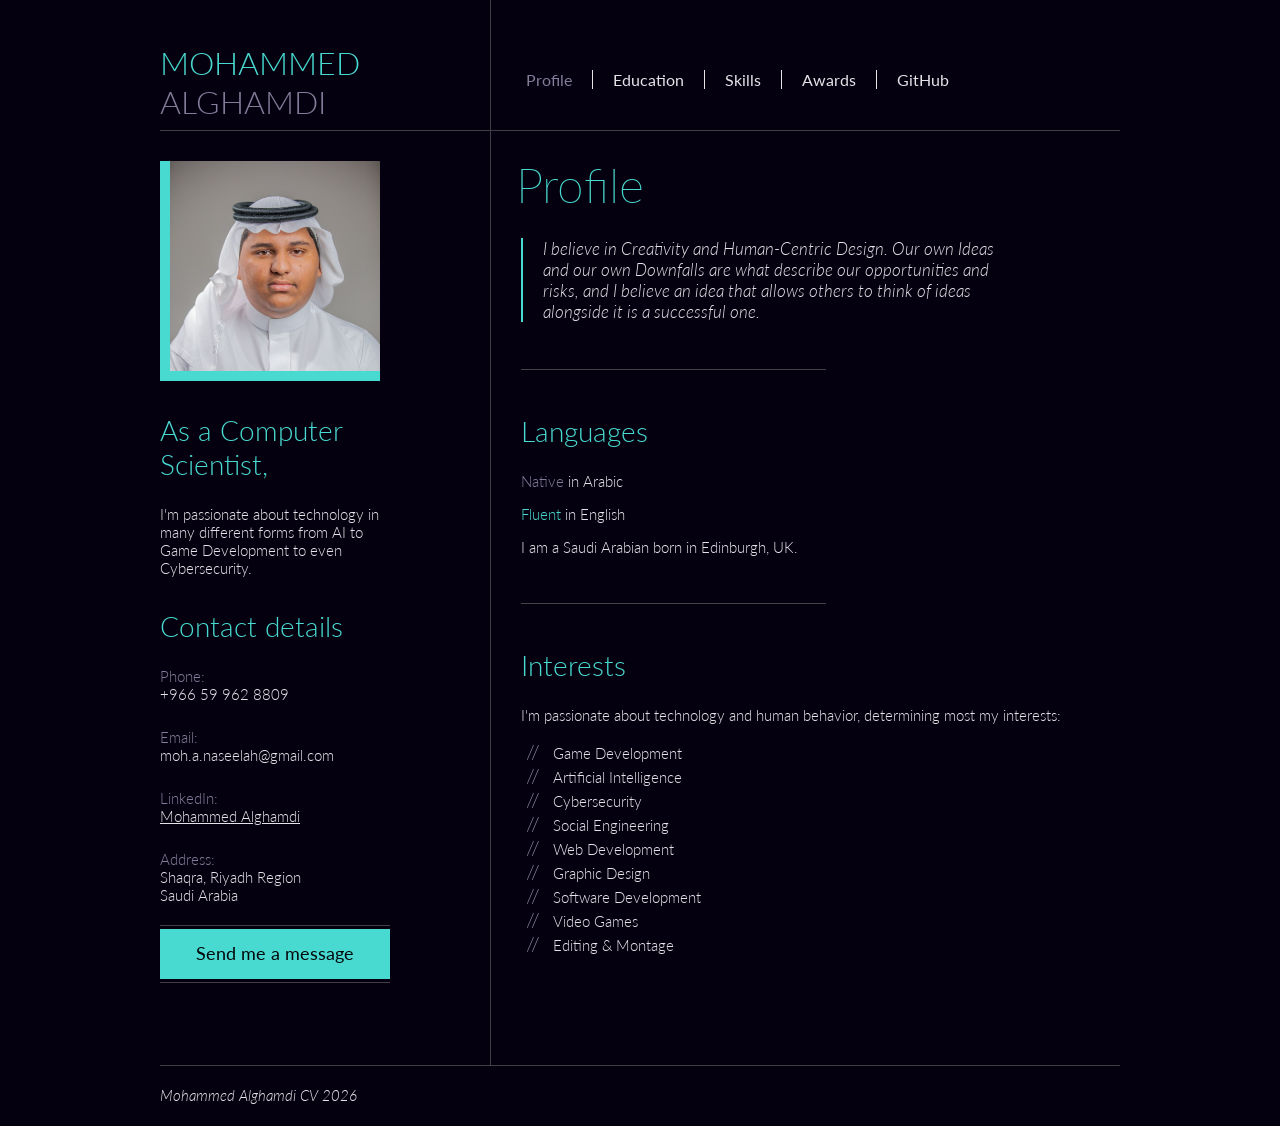
<file: index.html>
<html>
    <head>
      <link href='https://fonts.googleapis.com/css?family=Lato:300,300italic,400,400italic' rel='stylesheet' type='text/css'>
        <link href="style2.css" rel="stylesheet" type="text/css">
    </head>
<body>
<!-- MAIN CONTAINER -->
		<div id="main_container">
      <!-- HEADER -->
      <div id="header">
        <!-- LOGOTYPE/NAME -->
        <div class="header_logotype_container">
          <h1 class="logotype_name">Mohammed <span class="purple">Alghamdi</span></h1>
          <!-- h2 class="logotype_occupation">Programming & AI</h2-->
        </div>
        <!-- MAIN MENU -->
        <div class="header_menu_container">
          <!-- ul class="download_print_buttons horizontal_list">
            <li><a href="#"><span class="icon entypo-download"></span>Download CV</a></li>
            <li><a href="#"><span class="icon entypo-print"></span>Print CV</a></li>
          </ul -->
          <div class="clear"></div>
          <ul class="header_menu horizontal_list">
            <li><a class='purple no-border' style="border-left: none;" href="index.html">Profile</a></li>
            <li><a href="education.html">Education</a></li>
            <li><a href="skill.html">Skills</a></li>
            <li><a href="awards.html">Awards</a></li>
            <li><a href="https://github.com/mohght">GitHub</a></li>
          </ul>
        </div>
      </div>
      <!-- LEFT COL -->
      <div id="left_col">
        <div class="profile_frame">
          <div class="profile_picture"><!-- My Picture is here --></div>
        </div>
        <div class="hello_content">
          <h2>As a Computer Scientist,</h2>
          <p>I'm passionate about technology in many different forms from  AI to Game Development to even Cybersecurity.<p>
        </div>
        <div class="contact_details_content">
          <h2>Contact details</h2>
          <p class="purple">Phone:</p>
          <p>+966 59 962 8809</p>
          <p class="purple">Email:</p>
          <p>moh.a.naseelah@gmail.com</p>
          <p class="purple">LinkedIn:</p>
          <p><a href="https://www.linkedin.com/in/mohammed-alghamdi-34a16b299/">Mohammed Alghamdi</a></p>
          <p class="purple">Address:</p>
          <p>Shaqra, Riyadh Region</p>
          <p>Saudi Arabia</p>
        </div>
        <a href="mailto:moh.a.naseelah@gmail.com" class="send_message_button">
          <span class="cut1"></span>
          <span class="cut2"></span>
          <span class="content">Send me a message <span class="fontawesome-double-angle-right"></span></span>
        </a>
      </div>
      <!-- PROFILE CONTENT -->
      <div id="content_container">				
        <div class="block">
          <h1>Profile</h1>
          <blockquote class="profile_quote">
            <p>I believe in Creativity and Human-Centric Design. Our own Ideas and our own Downfalls are what describe our opportunities and risks, and I believe an idea that allows others to think of ideas alongside it is a successful one.</p>
            <span class="entypo-quote"></span>
          </blockquote>
        </div>
        
        <div class="horizontal_line">
          <div class="line_left"></div>
        </div>
        <div class="block">
            <h2>Languages</h2>
            <p><span class="purple">Native</span> in Arabic<p>
            <p><span class="cyan">Fluent</span> in English<p>	
            <p></p>
            <p>I am a Saudi Arabian born in Edinburgh, UK.</p>			
        </div>
        <div class="horizontal_line">
          <div class="line_left"></div>
        </div>
        <div class="last block">
          <h2>Interests</h2>
          <p>I'm passionate about technology and human behavior, determining most my interests:</p>
          <ul>
            <li>Game Development</li>
            <li>Artificial Intelligence</li>
            <li>Cybersecurity</li>
            <li>Social Engineering</li>
            <li>Web Development</li>
            <li>Graphic Design</li>
            <li>Software Development</li>
            <li>Video Games</li>
            <li>Editing & Montage</li>
          </ul>
        </div>
      </div>
      <div class="clear"></div>
      <!-- FOOTER -->
      <div id="footer">
        <p class="footer_name">Mohammed Alghamdi CV 2026</p>
      </div>
		</div>
</body>
</html>
</file>
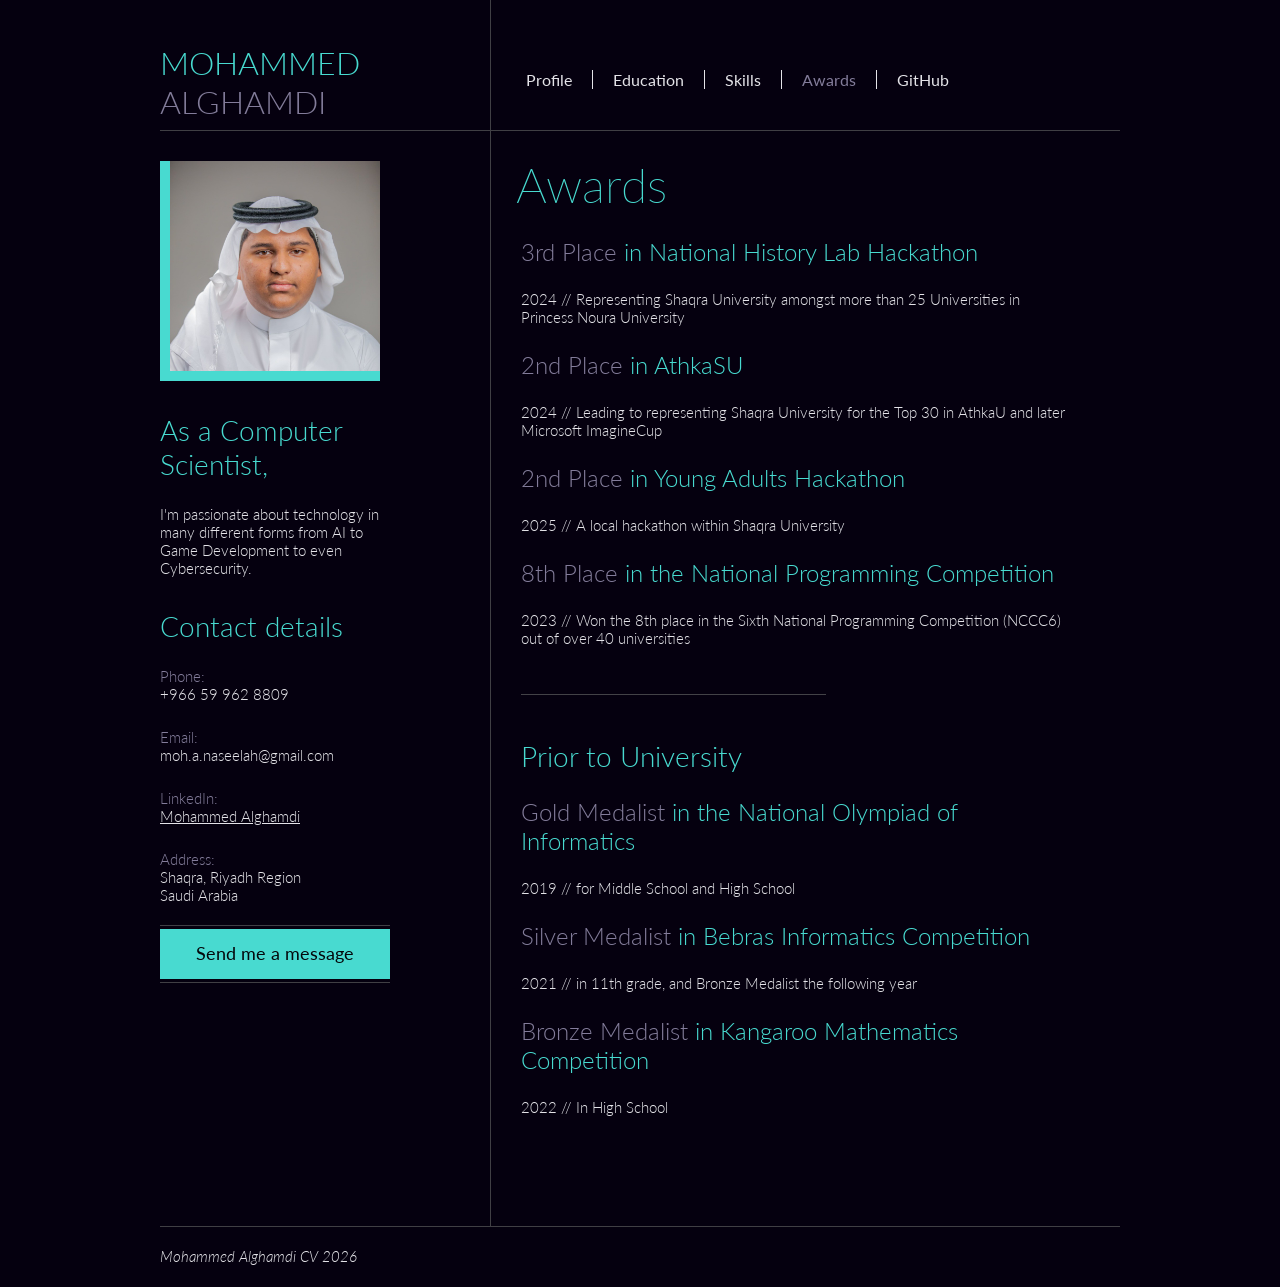
<file: awards.html>
<html>
    <head>
        <link href='https://fonts.googleapis.com/css?family=Lato:300,300italic,400,400italic' rel='stylesheet' type='text/css'>
        <link href="style2.css" rel="stylesheet" type="text/css">
    </head>
<body>
<!-- MAIN CONTAINER -->
		<div id="main_container">
      <!-- HEADER -->
      <div id="header">
        <!-- LOGOTYPE/NAME -->
        <div class="header_logotype_container">
          <h1 class="logotype_name">Mohammed <span class="purple">Alghamdi</span></h1>
          <!-- h2 class="logotype_occupation">Programming & AI</h2-->
        </div>
        <!-- MAIN MENU -->
        <div class="header_menu_container">
          <!-- ul class="download_print_buttons horizontal_list">
            <li><a href="#"><span class="icon entypo-download"></span>Download CV</a></li>
            <li><a href="#"><span class="icon entypo-print"></span>Print CV</a></li>
          </ul -->
          <div class="clear"></div>
          <ul class="header_menu horizontal_list">
            <li><a class='no-border' style="border-left: none;" href="index.html">Profile</a></li>
            <li><a href="education.html">Education</a></li>
            <li><a href="skill.html">Skills</a></li>
            <li><a class='purple' href="awards.html">Awards</a></li>
            <li><a href="https://github.com/mohght">GitHub</a></li>
          </ul>
        </div>
      </div>
      <!-- LEFT COL -->
      <div id="left_col">
        <div class="profile_frame">
          <div class="profile_picture"><!-- My Picture is here --></div>
        </div>
        <div class="hello_content">
          <h2>As a Computer Scientist,</h2>
          <p>I'm passionate about technology in many different forms from  AI to Game Development to even Cybersecurity.<p>
        </div>
        <div class="contact_details_content">
          <h2>Contact details</h2>
          <p class="purple">Phone:</p>
          <p>+966 59 962 8809</p>
          <p class="purple">Email:</p>
          <p>moh.a.naseelah@gmail.com</p>
          <p class="purple">LinkedIn:</p>
          <p><a href="https://www.linkedin.com/in/mohammed-alghamdi-34a16b299/">Mohammed Alghamdi</a></p>
          <p class="purple">Address:</p>
          <p>Shaqra, Riyadh Region</p>
          <p>Saudi Arabia</p>
        </div>
        <a href="mailto:moh.a.naseelah@gmail.com" class="send_message_button">
          <span class="cut1"></span>
          <span class="cut2"></span>
          <span class="content">Send me a message <span class="fontawesome-double-angle-right"></span></span>
        </a>
      </div>
      <!-- PROFILE CONTENT -->
      <div id="content_container">				
        <div class="block">
          <h1>Awards</h1>
            <h3><span class='purple'>3rd Place</span> in National History Lab Hackathon</h3>
            <p>2024 // Representing Shaqra University amongst more than 25 Universities in Princess Noura University</p>

            <h3><span class='purple'>2nd Place</span> in AthkaSU</h3>
            <p>2024 // Leading to representing Shaqra University for the Top 30 in AthkaU and later Microsoft ImagineCup</p>
            
            <h3><span class='purple'>2nd Place</span> in Young Adults Hackathon</h3>
            <p>2025 // A local hackathon within Shaqra University</p>

            <h3><span class='purple'>8th Place</span> in the National Programming Competition</h3>
            <p>2023 // Won the 8th place in the Sixth National Programming Competition (NCCC6) out of over 40 universities</p>
            

        </div>
        
        <div class="horizontal_line">
          <div class="line_left"></div>
        </div>
        <div class="last block">
            <h2>Prior to University</h2>
            <h3><span class='purple'>Gold Medalist</span> in the National Olympiad of Informatics</h3>
            <p>2019 // for Middle School and High School</p>
            
            <h3><span class='purple'>Silver Medalist</span> in Bebras Informatics Competition</h3>
            <p>2021 // in 11th grade, and Bronze Medalist the following year</p>

            
            <h3><span class='purple'>Bronze Medalist</span> in Kangaroo Mathematics Competition</h3>
            <p>2022 // In High School</p>
        </div>
      </div>
      <div class="clear"></div>
      <!-- FOOTER -->
      <div id="footer">
        <p class="footer_name">Mohammed Alghamdi CV 2026</p>
      </div>
		</div>
</body>
</html>
</file>
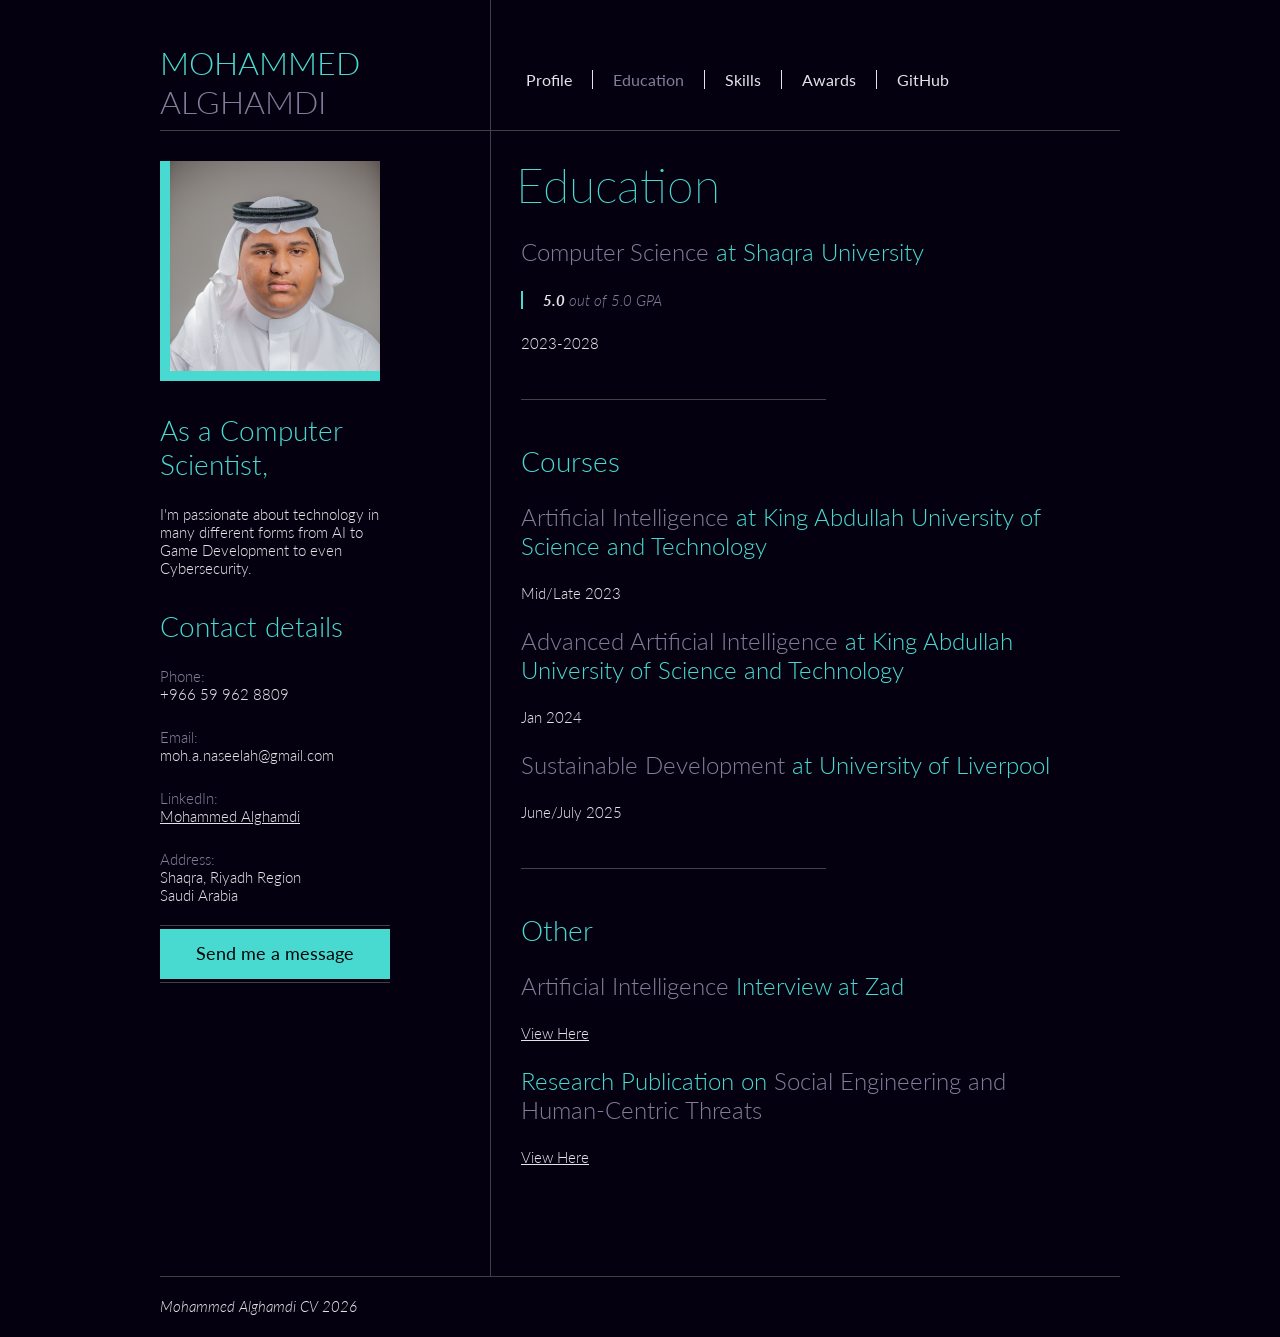
<file: education.html>
<html>
    <head>
        <link href='https://fonts.googleapis.com/css?family=Lato:300,300italic,400,400italic' rel='stylesheet' type='text/css'>
        <link href="style2.css" rel="stylesheet" type="text/css">
    </head>
<body>
<!-- MAIN CONTAINER -->
		<div id="main_container">
      <!-- HEADER -->
      <div id="header">
        <!-- LOGOTYPE/NAME -->
        <div class="header_logotype_container">
          <h1 class="logotype_name">Mohammed <span class="purple">Alghamdi</span></h1>
          <!-- h2 class="logotype_occupation">Programming & AI</h2-->
        </div>
        <!-- MAIN MENU -->
        <div class="header_menu_container">
          <!-- ul class="download_print_buttons horizontal_list">
            <li><a href="#"><span class="icon entypo-download"></span>Download CV</a></li>
            <li><a href="#"><span class="icon entypo-print"></span>Print CV</a></li>
          </ul -->
          <div class="clear"></div>
          <ul class="header_menu horizontal_list">
            <li><a class='no-border' style="border-left: none;" href="index.html">Profile</a></li>
            <li><a class='purple' href="education.html">Education</a></li>
            <li><a href="skill.html">Skills</a></li>
            <li><a href="awards.html">Awards</a></li>
            <li><a href="https://github.com/mohght">GitHub</a></li>
          </ul>
        </div>
      </div>
      <!-- LEFT COL -->
      <div id="left_col">
        <div class="profile_frame">
          <div class="profile_picture"><!-- My Picture is here --></div>
        </div>
        <div class="hello_content">
          <h2>As a Computer Scientist,</h2>
          <p>I'm passionate about technology in many different forms from  AI to Game Development to even Cybersecurity.<p>
        </div>
        <div class="contact_details_content">
          <h2>Contact details</h2>
          <p class="purple">Phone:</p>
          <p>+966 59 962 8809</p>
          <p class="purple">Email:</p>
          <p>moh.a.naseelah@gmail.com</p>
          <p class="purple">LinkedIn:</p>
          <p><a href="https://www.linkedin.com/in/mohammed-alghamdi-34a16b299/">Mohammed Alghamdi</a></p>
          <p class="purple">Address:</p>
          <p>Shaqra, Riyadh Region</p>
          <p>Saudi Arabia</p>
        </div>
        <a href="mailto:moh.a.naseelah@gmail.com" class="send_message_button">
          <span class="cut1"></span>
          <span class="cut2"></span>
          <span class="content">Send me a message <span class="fontawesome-double-angle-right"></span></span>
        </a>
      </div>
      <!-- PROFILE CONTENT -->
      <div id="content_container">				
        <div class="block">
          <h1>Education</h1>
          <h3><span class='purple'>Computer Science</span> at Shaqra University</h3>
          <blockquote>
            <b>5.0</b><span class='purple'> out of 5.0 GPA</span>
          </blockquote>
          <p>2023-2028</p>

        </div>
        
        <div class="horizontal_line">
          <div class="line_left"></div>
        </div>
        <div class="block">
            <h2>Courses</h2>
            <h3><span class='purple'>Artificial Intelligence</span> at King Abdullah University of Science and Technology</h3>
            <p>Mid/Late 2023</p>
            <h3><span class='purple'>Advanced Artificial Intelligence</span> at King Abdullah University of Science and Technology</h3>
            <p>Jan 2024</p>
            <h3><span class='purple'>Sustainable Development</span> at University of Liverpool</h3>
            <p>June/July 2025</p>
        </div>
        <div class="horizontal_line">
          <div class="line_left"></div>
        </div>
        <div class="last block">
          <h2>Other</h2>
                <h3><span class='purple'>Artificial Intelligence</span> Interview at Zad</h3>
                <p><a href="https://www.youtube.com/watch?v=tLTjCkewpfc">View Here</a></p>
                <h3>Research Publication on <span class='purple'>Social Engineering and Human-Centric Threats</span></h3>
                <p><a href="https://www.igi-global.com/gateway/chapter/380310">View Here</a></p>
        </div>
      </div>
      <div class="clear"></div>
      <!-- FOOTER -->
      <div id="footer">
        <p class="footer_name">Mohammed Alghamdi CV 2026</p>
      </div>
		</div>
</body>
</html>
</file>
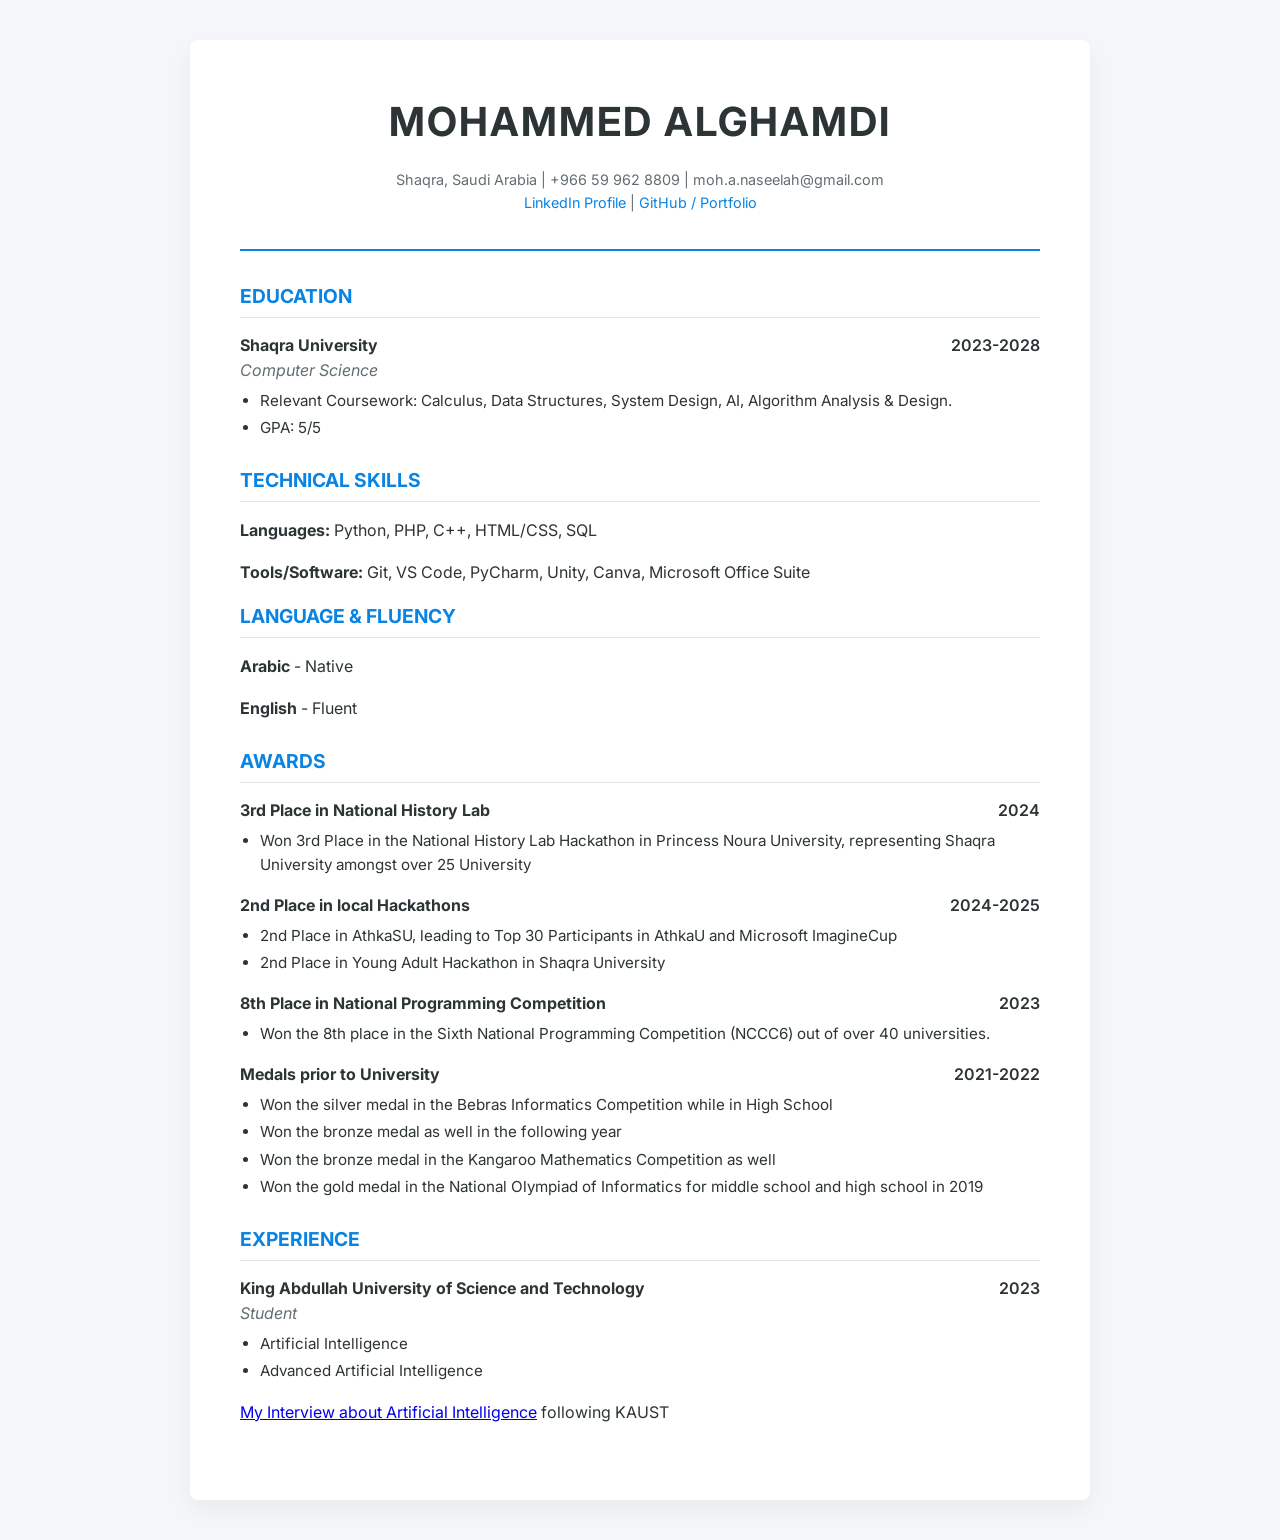
<file: oldcv.html>
<!DOCTYPE html>
<html lang="en">
<head>
    <meta charset="UTF-8">
    <meta name="viewport" content="width=device-width, initial-scale=1.0">
    <title>Mohammed's CV</title>
    <link rel="stylesheet" href="style.css">
    <link href="https://fonts.googleapis.com/css2?family=Inter:wght@300;400;600&display=swap" rel="stylesheet">
</head>
<body>
    <div class="cv-container">
        <header>
            <h1>Mohammed Alghamdi</h1>
            <p class="contact-info">
                Shaqra, Saudi Arabia | +966 59 962 8809 | moh.a.naseelah@gmail.com <br>
                <a href="https://www.linkedin.com/in/mohammed-alghamdi-34a16b299/">LinkedIn Profile</a> | <a href="https://github.com/mohght">GitHub / Portfolio</a>
            </p>
        </header>

        <section>
            <h2>Education</h2>
            <div class="entry">
                <div class="entry-header">
                    <strong>Shaqra University</strong>
                    <span>2023-2028</span>
                </div>
                <div class="entry-sub">Computer Science</div>
                <ul>
                    <li>Relevant Coursework: Calculus, Data Structures, System Design, AI, Algorithm Analysis & Design.</li>
                    <li>GPA: 5/5</li>
                </ul>
            </div>
        </section>

        <section>
            <h2>Technical Skills</h2>
            <p><strong>Languages:</strong> Python, PHP, C++, HTML/CSS, SQL</p>
            <p><strong>Tools/Software:</strong> Git, VS Code, PyCharm, Unity, Canva, Microsoft Office Suite</p>

            <h2>Language & Fluency</h2>
            <p><strong>Arabic</strong> - Native</p>
            <p><strong>English</strong> - Fluent</p>
        </section>

        <section>
            <h2>Awards</h2>
            <div class="entry">
                <div class="entry-header">
                    <strong>3rd Place in National History Lab</strong>
                    <span>2024</span>
                </div>
                <ul>
                    <li>Won 3rd Place in the National History Lab Hackathon in Princess Noura University, 
                        representing Shaqra University amongst over 25 University</li>
                </ul>
            </div>
            <div class="entry">
                <div class="entry-header">
                    <strong>2nd Place in local Hackathons</strong>
                    <span>2024-2025</span>
                </div>
                <ul>
                    <li>2nd Place in AthkaSU, leading to Top 30 Participants in AthkaU and Microsoft ImagineCup</li>
                    <li>2nd Place in Young Adult Hackathon in Shaqra University</li>
                </ul>
            </div>
            <div class="entry">
                <div class="entry-header">
                    <strong>8th Place in National Programming Competition</strong>
                    <span>2023</span>
                </div>
                <ul>
                    <li>Won the 8th place in the Sixth National Programming Competition (NCCC6) out of over 40 universities.</li>
                </ul>
            </div>
            <div class="entry">
                <div class="entry-header">
                    <strong>Medals prior to University</strong>
                    <span>2021-2022</span>
                </div>
                <ul>
                    <li>Won the silver medal in the Bebras Informatics Competition while in High School</li>
                    <li>Won the bronze medal as well in the following year</li>
                    <li>Won the bronze medal in the Kangaroo Mathematics Competition as well</li>
                    <li>Won the gold medal in the National Olympiad of Informatics for middle school and high school in 2019</li>
                </ul>
            </div>
        </section>

        <section>
            <h2>Experience</h2>
            <div class="entry">
                <div class="entry-header">
                    <strong>King Abdullah University of Science and Technology</strong>
                    <span>2023</span>
                </div>
                <div class="entry-sub">Student</div>
                <ul>
                    <li>Artificial Intelligence</li>
                    <li>Advanced Artificial Intelligence</li>
                </ul>
                <p><a href="https://www.youtube.com/watch?v=tLTjCkewpfc">My Interview about Artificial Intelligence</a> following KAUST</p>
            </div>
        </section>
    </div>
</body>
</html>
</file>
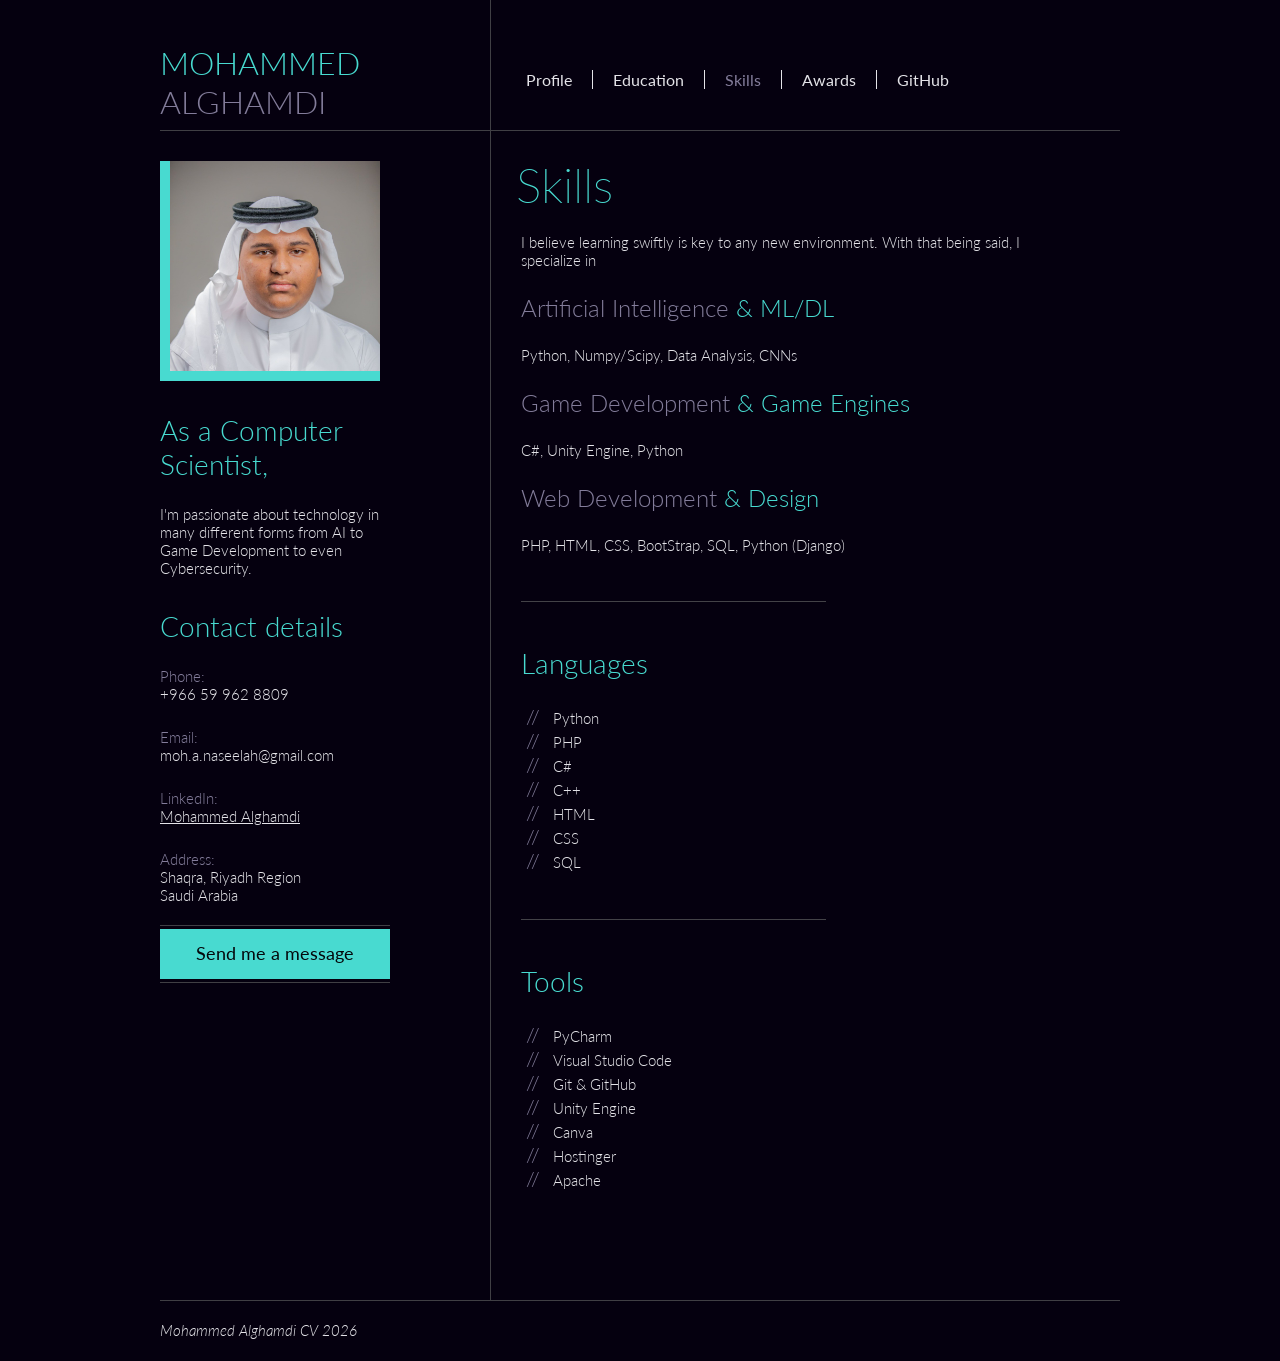
<file: skill.html>
<html>
    <head>
        <link href='https://fonts.googleapis.com/css?family=Lato:300,300italic,400,400italic' rel='stylesheet' type='text/css'>
        <link href="style2.css" rel="stylesheet" type="text/css">
    </head>
<body>
<!-- MAIN CONTAINER -->
		<div id="main_container">
      <!-- HEADER -->
      <div id="header">
        <!-- LOGOTYPE/NAME -->
        <div class="header_logotype_container">
          <h1 class="logotype_name">Mohammed <span class="purple">Alghamdi</span></h1>
          <!-- h2 class="logotype_occupation">Programming & AI</h2-->
        </div>
        <!-- MAIN MENU -->
        <div class="header_menu_container">
          <!-- ul class="download_print_buttons horizontal_list">
            <li><a href="#"><span class="icon entypo-download"></span>Download CV</a></li>
            <li><a href="#"><span class="icon entypo-print"></span>Print CV</a></li>
          </ul -->
          <div class="clear"></div>
          <ul class="header_menu horizontal_list">
            <li><a class='no-border' style="border-left: none;" href="index.html">Profile</a></li>
            <li><a href="education.html">Education</a></li>
            <li><a class='purple' href="skill.html">Skills</a></li>
            <li><a href="awards.html">Awards</a></li>
            <li><a href="https://github.com/mohght">GitHub</a></li>
          </ul>
        </div>
      </div>
      <!-- LEFT COL -->
      <div id="left_col">
        <div class="profile_frame">
          <div class="profile_picture"><!-- My Picture is here --></div>
        </div>
        <div class="hello_content">
          <h2>As a Computer Scientist,</h2>
          <p>I'm passionate about technology in many different forms from  AI to Game Development to even Cybersecurity.<p>
        </div>
        <div class="contact_details_content">
          <h2>Contact details</h2>
          <p class="purple">Phone:</p>
          <p>+966 59 962 8809</p>
          <p class="purple">Email:</p>
          <p>moh.a.naseelah@gmail.com</p>
          <p class="purple">LinkedIn:</p>
          <p><a href="https://www.linkedin.com/in/mohammed-alghamdi-34a16b299/">Mohammed Alghamdi</a></p>
          <p class="purple">Address:</p>
          <p>Shaqra, Riyadh Region</p>
          <p>Saudi Arabia</p>
        </div>
        <a href="mailto:moh.a.naseelah@gmail.com" class="send_message_button">
          <span class="cut1"></span>
          <span class="cut2"></span>
          <span class="content">Send me a message <span class="fontawesome-double-angle-right"></span></span>
        </a>
      </div>
      <!-- PROFILE CONTENT -->
      <div id="content_container">				
        <div class="block">
          <h1>Skills</h1>
          <p>I believe learning swiftly is key to any new environment. With that being said, I specialize in</p>
          <h3><span class='purple'>Artificial Intelligence</span> & ML/DL</h3>
            <p>Python, Numpy/Scipy, Data Analysis, CNNs</p>
            <h3><span class='purple'>Game Development</span> & Game Engines</h3>
            <p>C#, Unity Engine, Python</p>
            <h3><span class='purple'>Web Development</span> & Design</h3>
            <p>PHP, HTML, CSS, BootStrap, SQL, Python (Django)</p>
        </div>
        
        <div class="horizontal_line">
          <div class="line_left"></div>
        </div>
        <div class="block">
            <h2>Languages</h2>
            <ul>
              <li>Python</li>
              <li>PHP</li>
              <li>C#</li>
              <li>C++</li>
              <li>HTML</li>
              <li>CSS</li>
              <li>SQL</li>
            </ul>
            	
        </div>
        <div class="horizontal_line">
          <div class="line_left"></div>
        </div>
        <div class="last block">
          <h2>Tools</h2>
          <ul>
            <li>PyCharm</li>
            <li>Visual Studio Code</li>
            <li>Git & GitHub</li>
            <li>Unity Engine</li>
            <li>Canva</li>
            <li>Hostinger</li>
            <li>Apache</li>
          </ul>
        </div>
      </div>
      <div class="clear"></div>
      <!-- FOOTER -->
      <div id="footer">
        <p class="footer_name">Mohammed Alghamdi CV 2026</p>
      </div>
		</div>
</body>
</html>
</file>
<file: style2.css>
/* Utils */

.clear {
  clear: both;
}
.purple {
  color: #837c9a;
}

.cyan {
    color: #48dad0;
}

.block {
  margin: 25px 30px;
}
.block h1 {
  margin-left: -5px;
  font-weight: 200;
}

.last.block {
  margin-bottom: 110px;
}

.horizontal_list {
  margin: 0;
  padding: 0;
  list-style-type: none;
}
.horizontal_list li {
  float: left;
}
.horizontal_list li:before {
  content: none;
}
.horizontal_list li {
  padding-left: 0;
  text-indent: 0;
}

.horizontal_line {
  margin: 34px 0 0 30px;
  height: 26px;
  position: relative;
}
.line_left,
.line_right {
  border-top: 1px solid #434247;
  width: 305px;
  margin-top: 13px;
}
.line_left {
  float: left;
}
.line_right {
  float: right;
}
.left_circle,
.central_circle,
.right_circle {
  background: rgb(69, 68, 73);
  background: rgba(255, 255, 255, 0.15);
  position: absolute;
  border-radius: 50px;
}
.left_circle,
.right_circle {
  width: 13px;
  height: 13px;
  top: 7px;
}
.left_circle {
  left: 314px;
}
.central_circle {
  width: 26px;
  height: 26px;
  top: 0px;
  left: 322px;
}
.right_circle {
  left: 343px;
}

/* Main tags */

body {
  background: #05000F;
  margin: 0;
}

h1,
h2,
h3,
h4 {
  font-family: "Lato", Helvetica, sans-serif;
  font-weight: 300;
  color: #48dad0;
}
h1 {
  font-size: 48px;
  font-weight: 300;
  margin: 20px 0;
}
h2 {
  font-size: 28px;
  margin: 32px 0 24px;
}
h3 {
  font-size: 24px;
}
h4 {
  font-size: 18px;
  font-weight: 400;
}

blockquote {
  font-style: italic;
  margin: 25px 0;
  padding-left: 20px;
  border-left: 2px solid #48dad0;
}

blockquote,
p,
a,
li {
  font-family: "Lato", Helvetica, sans-serif;
  font-weight: 300;
  font-size: 15px;
  color: #e4e3e8;
}

a:focus {
  outline: none;
}

ul {
  list-style: none;
  padding: 0;
  margin: 0;
}
li {
  padding-left: 1em;
  text-indent: -0.7em;
}
li:before {
  content: "// ";
  color: #837c9a;
  font-size: 20px;
  padding-right: 8px;
}

/* Containers size */

#main_container {
  width: 960px;
  margin: 0 auto;
}
#header {
  height: 130px;
  border-bottom: 1px solid #403f44;
}

.profileimage {
  
}

.header_logotype_container {
  width: 330px;
  height: 130px;
  border-right: 1px solid #403f44;
  float: left;
}
.header_menu_container {
  height: 130px;
  width: 609px;
  float: left;
}
.header_menu_container a {
  font-family: "Lato", Helvetica, sans-serif;
}
#left_col {
  width: 330px;
  float: left;
}
#content_container {
  width: 609px;
  border-left: 1px solid #403f44;
  float: left;
}
#footer {
  width: 960px;
  height: 60px;
  border-top: 1px solid #403f44;
  display: inline-block;
}

/* HEADER */

.logotype_name {
  text-transform: uppercase;
  font-size: 32px;
  margin: 43px 0 0;
}
.logotype_occupation {
  text-transform: uppercase;
  margin-top: 5px;
  color: #5ce2af;
  font-size: 14px;
  letter-spacing: 2px;
  padding-left: 7px;
}

.download_print_buttons {
  width: 225px;
  height: 45px;
  float: right;
}
.download_print_buttons a {
  text-decoration: none;
  font-size: 12px;
  font-family: "Lato", Helvetica, sans-serif;
  font-style: italic;
  line-height: 45px;
  padding: 16px 17px;
  background: #353638;
}
.download_print_buttons a:hover {
  background: #020609;
}
.download_print_buttons .icon {
  color: #02070a;
  padding-right: 6px;
  font-style: normal;
  font-size: 18px;
}
.icon-angle-double-right {
  position: relative;
  top: 2px;
}
.download_print_buttons a:hover .icon {
  color: #e4e3e8;
}

.header_menu {
  width: 699px;
  margin-top: 70px;
  margin-left: 15px;
}
.header_menu a {
  text-decoration: none;
  padding: 0 20px;
  border-left: 1px solid #e4e3e8;
  font-size: 16px;
  font-weight: 400;
}
.header_menu a.no_border {
  border-left: none;
}
.header_menu a:hover {
  color: #837c9a;
}

/* LEFT NAV */

#left_nav h2 {
  margin: 0;
  font-size: 24px;
}

.profile_frame {
  width: 220px;
  height: 220px;
  background: #48dad0;
  /*border: 1px solid #403f44;*/
  margin-top: 30px;
}
.profile_picture {
  width: 210px;
  height: 210px;
  margin: 10px;
  background: url(profileimg.jpg)
    100% /210px no-repeat;
}

.hello_content,
.contact_details_content {
  margin-top: 25px;
}

.hello_content {
  width: 230px;
}
.contact_details_content h2 + p.purple {
  margin-top: 10px;
}
.contact_details_content p {
  margin: 0;
}
.contact_details_content p.purple {
  margin-top: 25px;
}

.send_message_button,
.special_button {
  margin-top: 25px;
  display: block;
  background: #48dad0;
  width: 230px;
  height: 50px;
  position: relative;
  z-index: 1;
}
.cut1:after {
  content: "";
  position: absolute;
  bottom: -19px;
  left: -20px;
  width: 30px;
  height: 30px;
  z-index: 9;
  background: url(https://www.toptal.com/designers/subtlepatterns/patterns/dark_wall.png)
    repeat;
  transform: rotate(45deg);
}
.cut2:before {
  content: "";
  position: absolute;
  top: -19px;
  right: -20px;
  width: 30px;
  height: 30px;
  z-index: 9;
  background: url(https://www.toptal.com/designers/subtlepatterns/patterns/dark_wall.png)
    repeat;
  transform: rotate(45deg);
}
.content {
  text-align: center;
  color: #04080b;
  width: 100%;
  height: 40px;
  position: absolute;
  z-index: 2;
  font: 18px "Lato", Arial, sans-serif;
  margin: 0;
  padding: 16px 0 0;
  top: -4px;
  bottom: 10px;
  border-top: 1px solid #403f44;
  border-bottom: 1px solid #403f44;
}
.send_message_button:hover,
.special_button:hover {
  background: #48dad0;
}

.get_social_content {
  margin-top: 15px;
}
.get_social_content h2 {
  margin-bottom: 8px;
}
.social_icons {
  margin-left: -8px;
}
.social_icons a {
  font-size: 35px;
  text-decoration: none;
  color: #000507;
  padding: 0;
  padding: 0 5px;
}
.social_icons a span.invisible {
  display: none;
}
.social_icons .facebook:hover {
  background: #3b5998;
  color: #dfe3ee;
  border-top-right-radius: 50px;
  border-bottom-left-radius: 50px;
}
.social_icons .twitter:hover {
  background: #00b0ed;
  color: #fff;
  border-top-left-radius: 50px;
  border-bottom-right-radius: 50px;
}
.social_icons .linkedin:hover {
  background: #007bb6;
  color: #fff;
  border-top-right-radius: 50px;
  border-bottom-left-radius: 50px;
}

.footer_name {
  font-style: italic;
  margin-top: 20px;
}

/* Profile Content */

.profile_quote {
  position: relative;
  /* margin-left: 5px; */
}
.profile_quote p {
  font-size: 17px;
  width: 455px;
}
.profile_quote .entypo-quote {
  color: #3d3a41;
  font-size: 80px;
  font-style: normal;
  position: absolute;
  top: -20px;
  right: 70px;
  cursor: default;
}

.philosophy_content {
  margin-top: 20px;
}
.philosophy_content p {
  margin: 0;
  width: 370px;
  float: left;
}
.philosophy_content ul {
  float: left;
  padding-left: 40px;
}
</file>
<file: style.css>
:root {
    --primary-color: #2d3436;
    --accent-color: #0984e3;
    --text-muted: #636e72;
    --border-color: #dfe6e9;
}

body {
    font-family: 'Inter', sans-serif;
    background-color: #f5f6fa;
    color: var(--primary-color);
    line-height: 1.6;
    margin: 0;
    padding: 40px 20px;
}

.cv-container {
    max-width: 800px;
    margin: 0 auto;
    background: #fff;
    padding: 50px;
    box-shadow: 0 10px 25px rgba(0,0,0,0.05);
    border-radius: 8px;
}

header {
    text-align: center;
    border-bottom: 2px solid var(--accent-color);
    padding-bottom: 20px;
    margin-bottom: 30px;
}

header h1 {
    margin: 0;
    font-size: 2.5rem;
    letter-spacing: 2px;
    text-transform: uppercase;
}

.contact-info {
    color: var(--text-muted);
    font-size: 0.9rem;
}

.contact-info a {
    color: var(--accent-color);
    text-decoration: none;
}

section {
    margin-bottom: 25px;
}

h2 {
    font-size: 1.2rem;
    color: var(--accent-color);
    text-transform: uppercase;
    border-bottom: 1px solid var(--border-color);
    padding-bottom: 5px;
    margin-bottom: 15px;
}

.entry {
    margin-bottom: 15px;
}

.entry-header {
    display: flex;
    justify-content: space-between;
    font-weight: 600;
}

.entry-sub {
    font-style: italic;
    color: var(--text-muted);
    margin-bottom: 5px;
}

ul {
    margin-top: 5px;
    padding-left: 20px;
}

ul li {
    font-size: 0.95rem;
    margin-bottom: 3px;
}

@media print {
    body { background: none; padding: 0; }
    .cv-container { box-shadow: none; border: none; width: 100%; max-width: 100%; }
}
</file>
